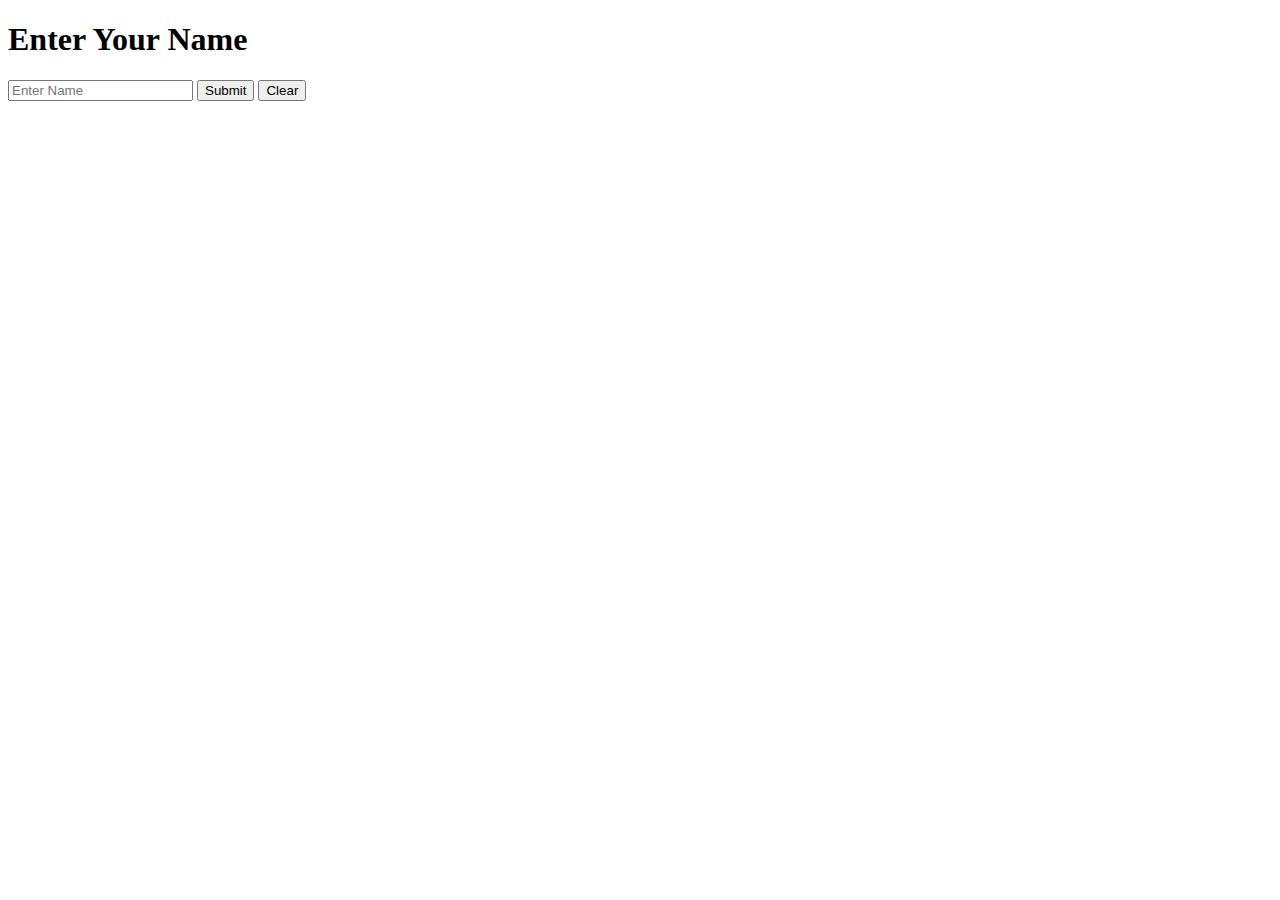
<file: Playground/index.html>
<!DOCTYPE html>
<html lang="en">

<head>
    <meta charset="UTF-8">
    <meta name="viewport" content="width=device-width, initial-scale=1.0">
    <title>Document</title>
</head>
<body>
    
    <h1>Enter Your Name</h1>
    <input type="text" placeholder="Enter Name" id="hi"/>
    <button id="submitBtn">Submit</button>
    <button id="clearBtn">Clear</button>

    <ul id="name">
    </ul>

    <script>

        const submitBtn = document.getElementById('submitBtn');
        const clearBtn = document.getElementById('clearBtn')
        const input = document.getElementById('hi');
        const ul = document.getElementById('name');

        submitBtn.addEventListener('click', () => {
            const names = input.value.split('/n')

            ul.insertAdjacentHTML('beforeend', `<li>${names}</li>`);

        input.value = '';
        });

        clearBtn.addEventListener('click',()=>{
            ul.innerHTML = '';
        })

   
    </script>
    
</body>
</html>
</file>
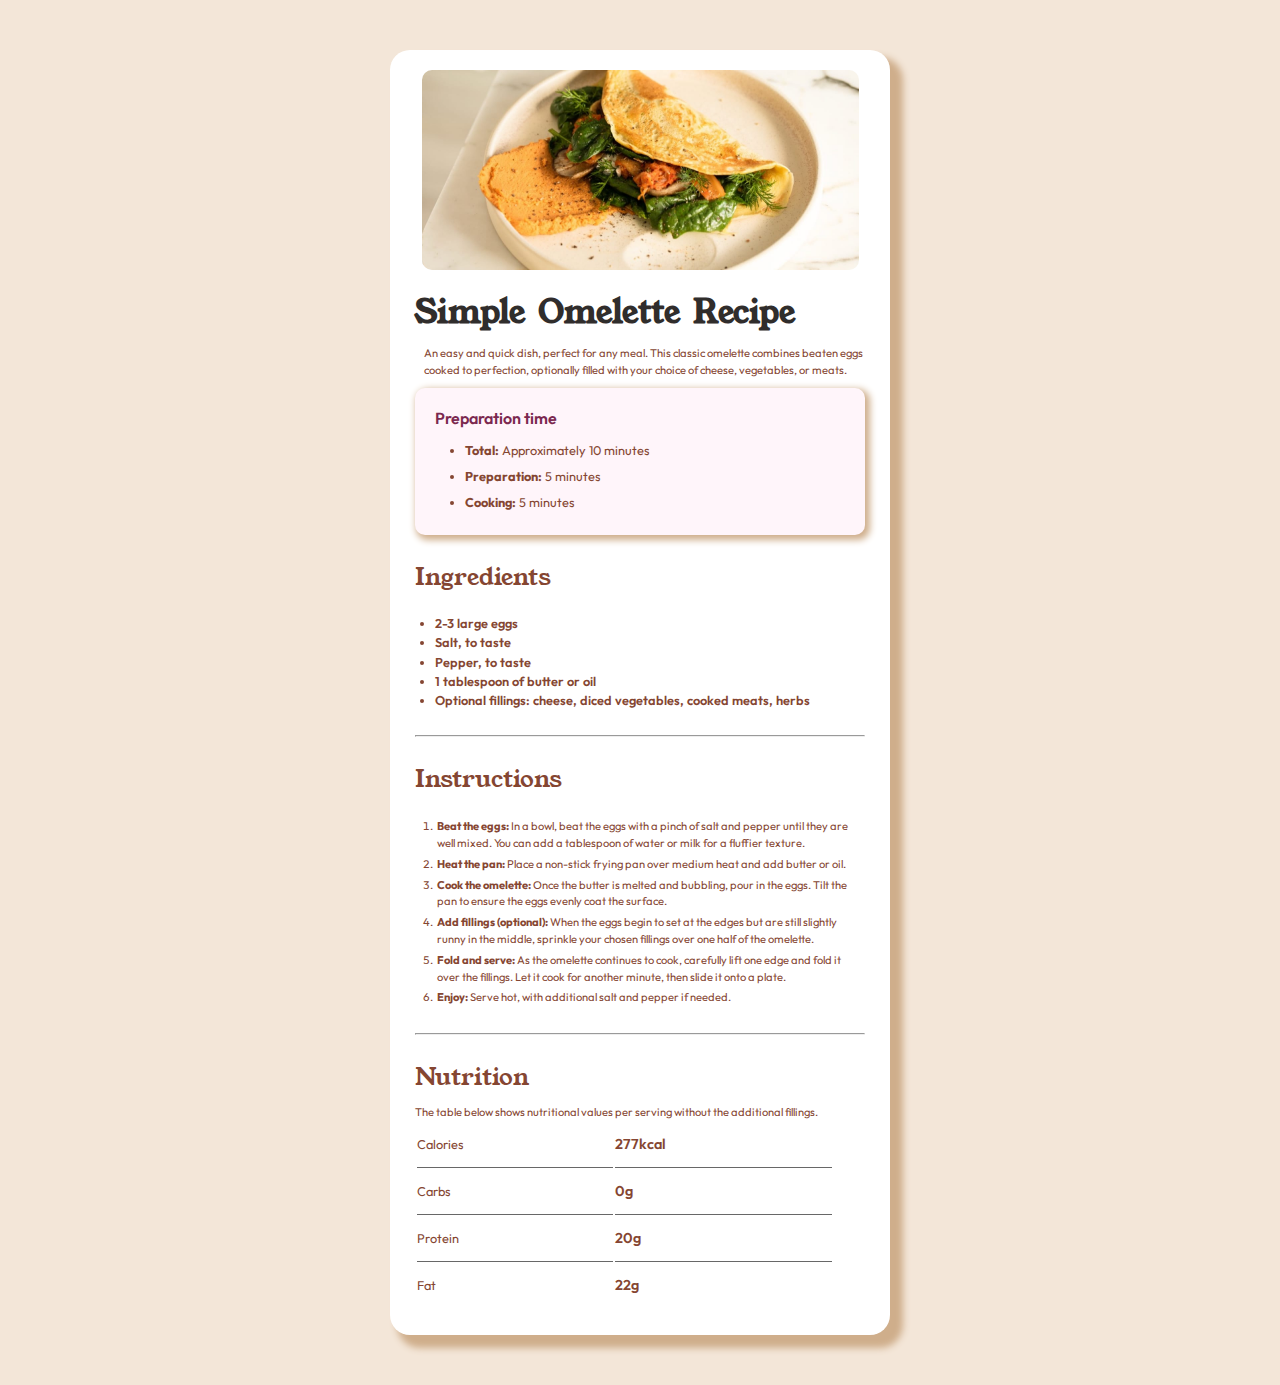
<file: Web Dev/recipe-page-main/recipe-page-main/index.html>
<!DOCTYPE html>
<html lang="en">
<head>
  <meta charset="UTF-8">
  <meta name="viewport" content="width=device-width, initial-scale=1.0"> <!-- displays site properly based on user's device -->
  <link rel="preconnect" href="https://fonts.googleapis.com">
  <link rel="preconnect" href="https://fonts.gstatic.com" crossorigin>
  <link href="https://fonts.googleapis.com/css2?family=Outfit:wght@100..900&family=Young+Serif&display=swap" rel="stylesheet">
  <link rel="icon" type="image/png" sizes="32x32" href="./assets/images/favicon-32x32.png">
  <link rel="stylesheet" href="index.css">
  <title>Frontend Mentor | Recipe page</title>
</head>
<body>
<main>
  <!-- IMAGEM, RECEITA E PREVIEW -->
  
  <div class="card">
  <section class="header">
    <div class="image-header">
      <img src="image-omelette.jpeg" alt="">
    </div>
    <div class="text-header"> 
    <h1>Simple Omelette Recipe</h1>
    <p> An easy and quick dish, perfect for any meal. This classic omelette combines beaten eggs cooked 
      to perfection, optionally filled with your choice of cheese, vegetables, or meats.
    </p>
  </div>
  </section>
  <section class="time">
    <div class="container-time">
      <h3>Preparation time</h3>
        <ul>
         <li><strong>Total:</strong> Approximately 10 minutes</li>
          <li><strong>Preparation:</strong> 5 minutes</li>
         <li><strong>Cooking:</strong> 5 minutes</li>
        </ul>
    </div>
  </section>
  <section class="container-ingredients">

      <h2>Ingredients</h2>
      <ul>
        <li>2-3 large eggs</li>
        <li>Salt, to taste</li>
        <li>Pepper, to taste</li>
        <li>1 tablespoon of butter or oil</li>
        <li>      Optional fillings: cheese, diced vegetables, cooked meats, herbs</li></ul>
      
  </section>
  <hr class="quebra">

  <section class="container-instructions">
    
    <h2>Instructions</h2>

    <ol>
      <li>
        <strong>Beat the eggs:</strong> In a bowl, beat the eggs with a pinch of salt and pepper until they are well mixed. 
        You can add a tablespoon of water or milk for a fluffier texture.
      </li>
      <li>
        <strong>Heat the pan:</strong> Place a non-stick frying pan over medium heat and add butter or oil.
      </li>
      <li>
        <strong>Cook the omelette:</strong> Once the butter is melted and bubbling, pour in the eggs. Tilt the pan to ensure 
        the eggs evenly coat the surface.
      </li>
      <li>
        <strong>Add fillings (optional):</strong> When the eggs begin to set at the edges but are still slightly runny in the 
        middle, sprinkle your chosen fillings over one half of the omelette.
      </li>
      <li>
        <strong>Fold and serve:</strong> As the omelette continues to cook, carefully lift one edge and fold it over the 
        fillings. Let it cook for another minute, then slide it onto a plate.
      </li>
      <li>
        <strong>Enjoy:</strong> Serve hot, with additional salt and pepper if needed. 
      </li>
    </ol>
  </section>
  <hr>
  <section class="container-nutrition">
    <h2>Nutrition</h2>

    <p> The table below shows nutritional values per serving without the additional fillings.</p>
    <div>
      <table class="table">
        <table>
          <tr>
            <td>Calories</td>
            <td class="tabela">277kcal</td>
          </tr>
          <tr>
            <td>Carbs</td>
            <td class="tabela">0g</td>
          </tr>
          <tr>
            <td>Protein</td>
            <td class="tabela">20g</td>
          </tr>
          <tr>
            <td>Fat</td>
            <td class="tabela">22g</td>
          </tr>
        </table>

      </table>
  </div>
  </section>
</div>
</main>
  
</body>
</html>
</file>
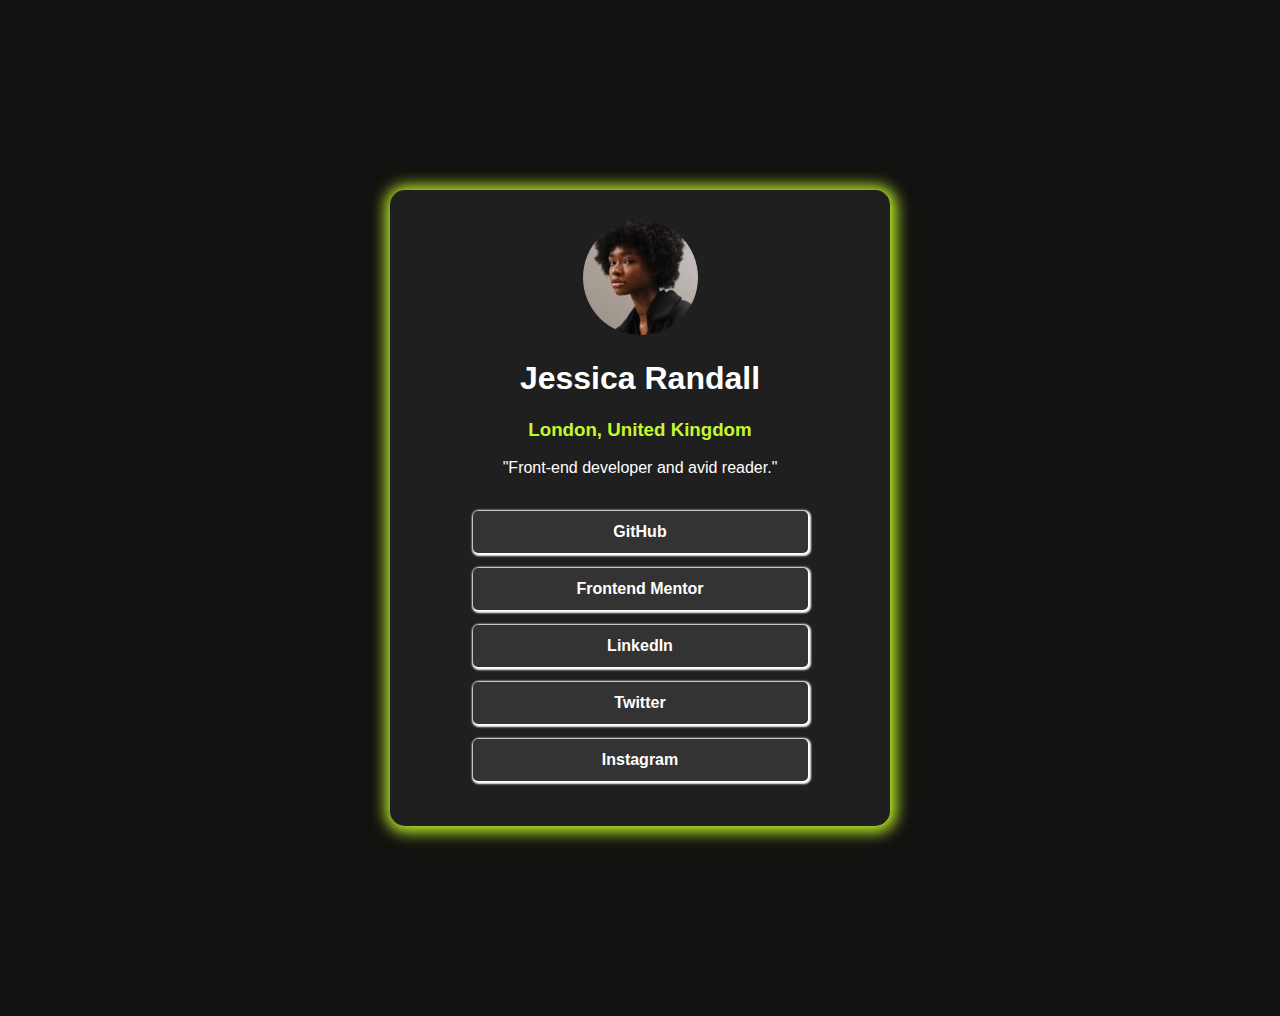
<file: Web Dev/social-links-profile-main/social-links-profile-main/index.html>
<!DOCTYPE html>
<html lang="en">
<head>
  <meta charset="UTF-8">
  <meta name="viewport" content="width=device-width, initial-scale=1.0"> <!-- displays site properly based on user's device -->

  <link rel="icon" type="image/png" sizes="32x32" href="favicon-32x32.png">
  <link rel="stylesheet" href="index.css">
  <title>Frontend Mentor | Social links profile</title>

  <!-- Feel free to remove these styles or customise in your own stylesheet 👍 -->
  <style>
    .attribution { font-size: 11px; text-align: center; }
    .attribution a { color: hsl(228, 45%, 44%); }
  </style>
</head>
<body>
<main>
  <div class="first">

<section class="header">

  <img class="image" src="avatar-jessica.jpeg" alt=""/>

  <h1> Jessica Randall </h1>
  <h3>London, United Kingdom </h3>
  <p> "Front-end developer and avid reader." </p>
</section><br>


  
  <div class="a">GitHub</div>
  <div class="a">Frontend Mentor</div>
  <div class="a">LinkedIn</div>
  <div class="a">Twitter</div>
  <div class="a">Instagram</div>



</div>
</main>   

</body>
</html>
</file>
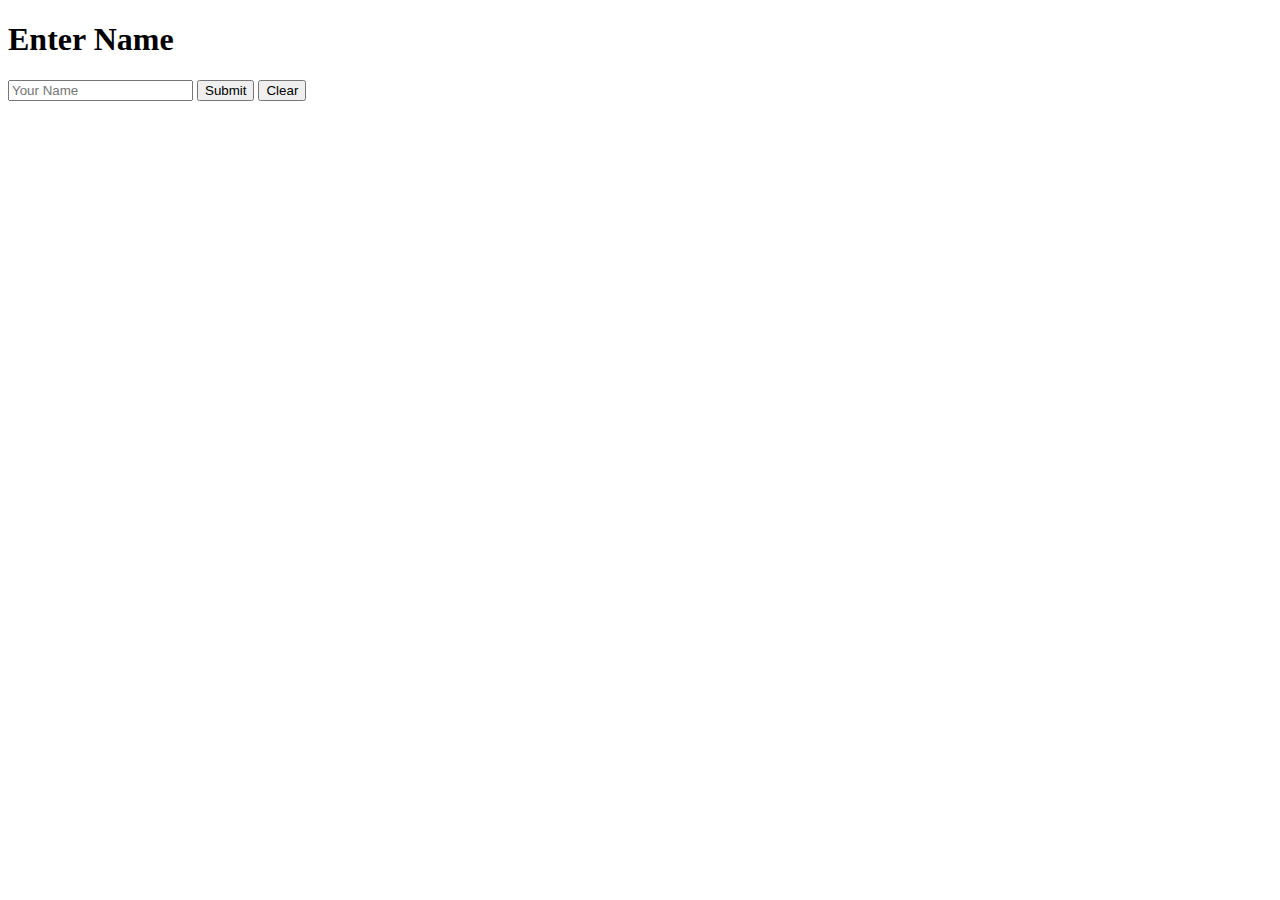
<file: Playground/index1.html>
<!DOCTYPE html>
<html lang="en">
<head>
    <meta charset="UTF-8">
    <meta name="viewport" content="width=device-width, initial-scale=1.0">
    <title>Welcome</title>
</head>
<body>
    
    <h1>Enter Name</h1>
    <input type="text" placeholder="Your Name"/>
    <button id="submitBtn">Submit</button>
    <button id="clearBtn">Clear</button>

    <ul id="nameList">

    </ul>

    <script>
        const inputEl = document.querySelector('input');
        const listEl = document.getElementById('nameList');
        


        document.getElementById('submitBtn').addEventListener('click', () => {
            const inputValue = inputEl.value;
            listEl.insertAdjacentHTML('beforeend', `<li>${inputValue}</li>`);
            inputEl.value = ''; 

            saveListToLocalStorage();
        });

        document.getElementById('clearBtn').addEventListener('click', () => {
            listEl.innerHTML = ''; 

            saveListToLocalStorage();
        });

        // Function to save the current list items to local storage
        function saveListToLocalStorage() {
            const listItems = Array.from(listEl.children).map(li => li.outerHTML);
            localStorage.setItem('nameListItems',JSON.stringify(listItems));
        }

        // Load the saved list items from local storage
        const savedItems = JSON.parse(localStorage.getItem('nameListItems')) || [];
        listEl.innerHTML = savedItems.join('');

    </script>

</body>
</html>
</file>
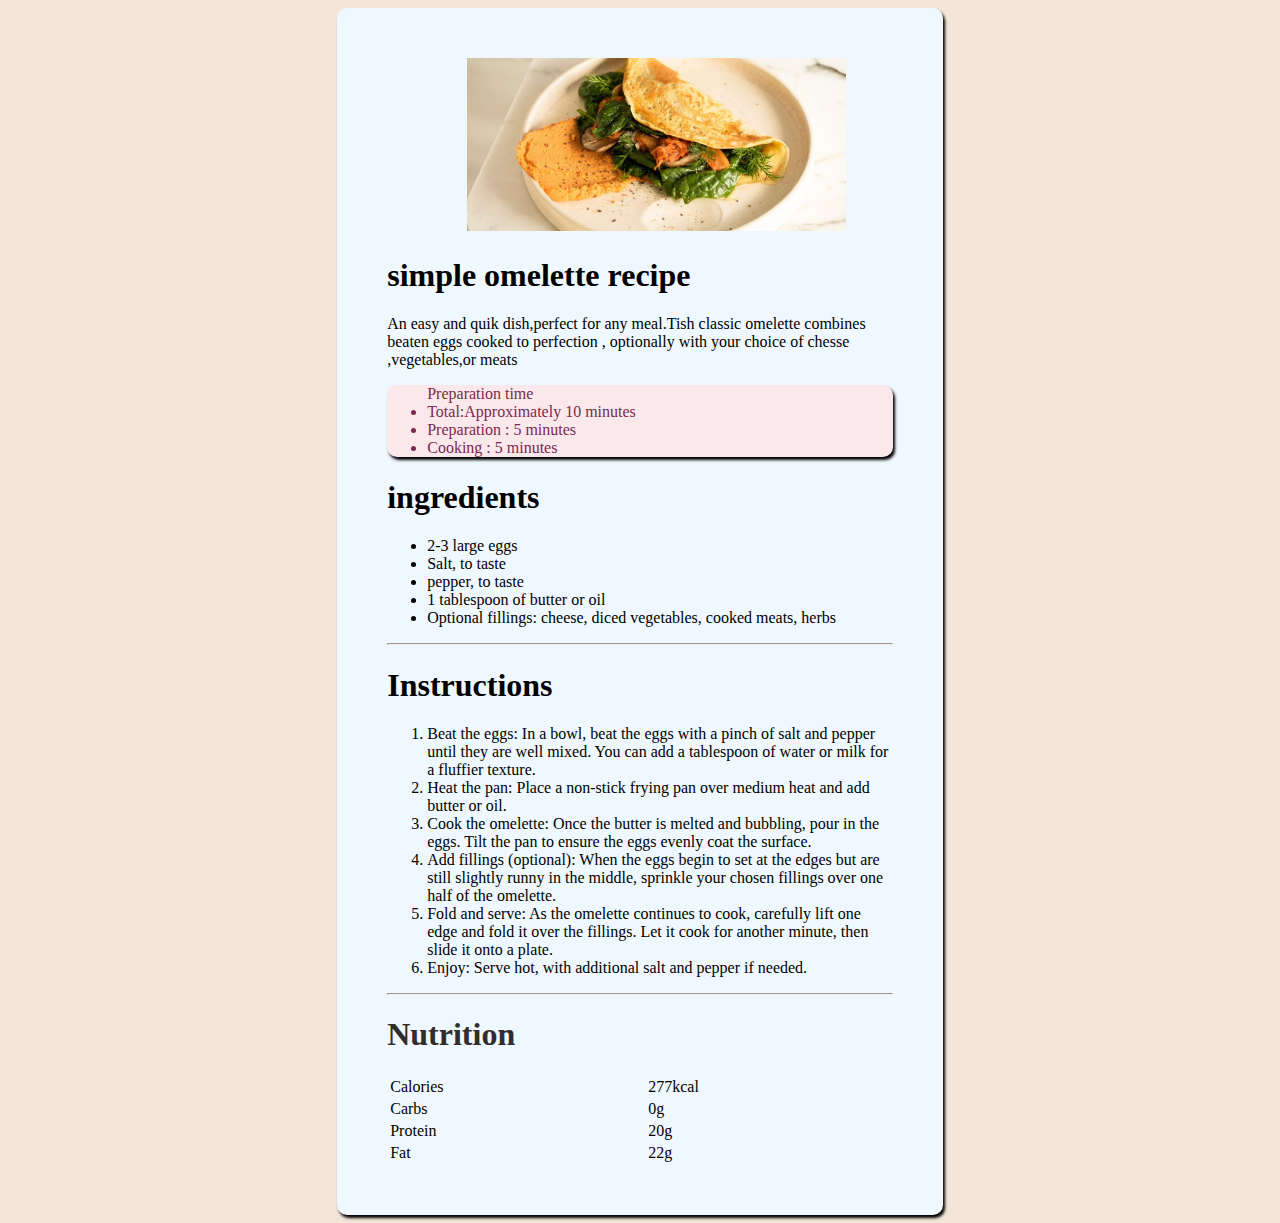
<file: Web Dev/recipe-page-main/recipe-page-main/index1.html>
<!DOCTYPE html>
<html lang="en">
<head>
    <meta charset="UTF-8">
    <meta name="viewport" content="width=device-width, initial-scale=1.0">
    <title>Document</title>
</head>

<body style="background-color:hsl(30, 54%, 90%)">
    
    <div style= "display: block;margin-left: auto; margin-right: auto; width: 40%; height: 50%; background-color: aliceblue; padding: 50px; border-radius: 10px ;box-shadow: 2px 3px 3px ;">
    
        <img  style="height: 75%; width: 75%; padding-left: 80px;" src="image-omelette.jpeg" />     
    
        <h1>     simple omelette recipe</h1>
    
        <p>An easy and quik dish,perfect for any meal.Tish classic omelette combines beaten eggs cooked to perfection , optionally with your choice of chesse ,vegetables,or meats </p>

        <div style="background-color: rgb(251, 232, 235);  border-radius: 10px;box-shadow: 2px 3px 3px ">
            <ul
                 style="text-align: left; color:  hsl(332, 51%, 32%); ">Preparation time
    
                 <li>Total:Approximately 10 minutes</li>
    
                 <li>Preparation : 5 minutes</li>
    
                 <li>Cooking : 5 minutes</li>
    
                </ul>
    
            </div>
    
            <h1>ingredients</h1>
    
            <ul>
    
                <li> 2-3 large eggs </li>
    
                <li> Salt, to taste</li>
    
                <li>pepper, to taste</li>
    
                <li>  1 tablespoon of butter or oil</li>
    
                <li>Optional fillings: cheese, diced vegetables, cooked meats, herbs</li>
    
            </ul>
    
            <hr>

        <div>
    
            <h1>Instructions</h1>
    
            <ol>
    
                <li>Beat the eggs: In a bowl, beat the eggs with a pinch of salt and pepper until they are well mixed. 
                    You can add a tablespoon of water or milk for a fluffier texture.
                </li>

                <li> Heat the pan: Place a non-stick frying pan over medium heat and add butter or oil.
                </li>

                <li> Cook the omelette: Once the butter is melted and bubbling, pour in the eggs. Tilt the pan to ensure 
                    the eggs evenly coat the surface.
                  </li>

                  <li>
                    Add fillings (optional): When the eggs begin to set at the edges but are still slightly runny in the 
                 middle, sprinkle your chosen fillings over one half of the omelette.
                  </li>
        
                  <li>Fold and serve: As the omelette continues to cook, carefully lift one edge and fold it over the 
                    fillings. Let it cook for another minute, then slide it onto a plate.
                  </li>
        
                  <li>Enjoy: Serve hot, with additional salt and pepper if needed.
                </li>
        
            </ol>
        
            <hr>
        
        </div>
        
        <div>
        
            <h1 style="color:hsl(24, 5%, 18%) ;">Nutrition</h1>
        
            <p></p>
        
            <table style="width: 100%;">
                    <tr style="border-bottom: 1px solid forestgreen;"> 
                    
                        <td>Calories</td>
                        <td>277kcal</td>

                    </tr>
                    
                    <tr style="border-bottom: 1px solid forestgreen;"> 
                    
                        <td>Carbs</td>
                        <td>0g</td>

                    </tr>

                    <tr style="border-bottom: 1px solid forestgreen;"> 
                    
                        <td>Protein</td>
                        <td>20g</td>

                    </tr>

                    <tr style="border-bottom: 1px solid forestgreen;"> 
                    
                        <td>Fat</td>
                        <td>22g</td>

                    </tr>
                  
            </table>
        </div>
    </div>
</body>
</html>
</file>
<file: Web Dev/recipe-page-main/recipe-page-main/index.css>
/* MAIN */

* {
    margin: 0;
    padding: 0;
    box-sizing: border-box;
    
}

body {

    background-color: #f3e6d8;
    min-height: 100vh;
    padding: 50px;
    display: flex;
    justify-content: center;
    align-items: center;
    font-size: 16px;
    
}

main {
    height: auto;
    width: 500px;
    background-color: white;
    border-radius: 20px;
    box-shadow: 10px 10px 7px 3px rgba(207,174,139,1);


}

.image-header {
    display: flex;
    align-items: center;
    justify-content: center;
    padding: 20px;
}

.image-header img {
    width: 95%;
    border-radius: 10px
    /* box-shadow: 3px 3px 7px 2px rgba(207,174,139,1); */
}
 
/* TEXTO HEADER */

.text-header {
text-align: left;
margin-left: 24px;
}

h1 {
    font-weight: 800;
    word-spacing: 5px;
    font-family:  "Young Serif";
    color: hsl(24, 5%, 18%);
}

.text-header p {
    color: hsl(14, 45%, 36%);
    padding: 10px;
    text-align: left;
    line-height: 1.5em;
    font-size: 0.7em;
    font-family: 'Outfit', sans-serif;
}

.time {
    display: flex;
    justify-content: left;
    align-items: center;
    margin: 0 auto;
    padding: 20px;
    width: 90%;
    background-color: hsl(330, 100%, 98%);
    border-radius: 10px;
    box-shadow: 3px 3px 7px 2px rgba(207,174,139,1);

}


.container-time h3 {
    color: hsl(332, 51%, 32%);
    font-size: 1em;
    font-family: 'Outfit', sans-serif;
    font-weight: 600;
    padding-bottom: 10px;
}

.container-time ul {
    font-family: 'Outfit', sans-serif;
    font-size: 0.8em;
    line-height: 2em;
    color: hsl(14, 45%, 36%);
    padding-left: 30px;
}

    
.container-ingredients {
    display: block;
    padding: 25px;
}

.container-ingredients h2 {
    font-family: 'Young Serif', sans-serif;
    font-weight: 400;
    color: hsl(14, 45%, 36%);
    padding-bottom: 20px;
}

.container-ingredients ul {
    font-family: 'Outfit', sans-serif;
    font-size: 0.8em;
    font-weight: 600;
    line-height: 1.5em;
    color: hsl(14, 45%, 36%);
    margin-left: 20px;

}

hr {
    background-color: hsla(32, 10%, 34%, 0.123);
    margin: 0 auto;
    width: 90%;
}

.container-instructions {
    display: block;
    padding: 25px;
}


.container-instructions h2 {
    font-family: 'Young Serif', sans-serif;
    font-weight: 400;
    color: hsl(14, 45%, 36%);
    padding-bottom: 20px;
}

.container-instructions ol {
    font-family: 'Outfit', sans-serif;
    font-size: 0.7em;
    font-weight: 400;
    line-height: 1.5em;
    color: hsl(14, 45%, 36%);
    margin-left: 20px;
}

.container-instructions li {
    padding: 2px;
}

.container-nutrition {
    display: block;
    padding: 25px;
}

.container-nutrition h2 {
    font-family: 'Young Serif', sans-serif;
    font-weight: 400;
    color: hsl(14, 45%, 36%);
    padding-bottom: 10px;
}

.container-nutrition p {
    color: hsl(14, 45%, 36%);
    line-height: 1.5em;
    font-size: 0.7em;
    font-family: 'Outfit', sans-serif;
}


table{
    width: 93%;
    color: hsl(14, 45%, 36%);
    line-height: 1.5em;
    font-size: 1em;
    
}
td {
    color: hsl(14, 45%, 36%);
    line-height: 1.5em;
    font-size: 0.8em;
    font-weight: 400;
    font-family: 'Outfit', sans-serif;
    padding: 0.7rem 0 0.7rem 0;
    border-bottom: 1px solid rgb(103, 103, 103);
    
}
tr:last-child td{
    border: none;
}

.tabela {

    color: hsl(14, 45%, 36%);
    line-height: 1.5em;
    font-size: 0.9em;
    font-weight: 600;
    font-family: 'Outfit', sans-serif;
}
@import url('https://fonts.googleapis.com/css2?family=Outfit:wght@100..900&family=Young+Serif&display=swap')
</file>
<file: Web Dev/social-links-profile-main/social-links-profile-main/index.css>
body {

    background-color: #121110;
    min-height: 100vh;
    padding: 50px;
    display: flex;
    justify-content: center;
    align-items: center;
    font-size: 16px;
}

main {
    border-radius: 15px;
    height: auto;
    width: 500px;
    background-color: hsl(0, 0%, 12%);
    padding-bottom: 30px;
    padding-top: 30px;
    box-shadow: 1px 1px 15px 5px hsl(75, 94%, 57%);
}

.first{
   text-align: center;
   border-radius: 50%; 
   font-family: 'Outfit', sans-serif;

}

.image{
    border-radius: 50%;
    width: 23%;
    height: 23%;
}

h1{
    color: hsl(0, 0%, 100%);
    font-family: 'Outfit', sans-serif;
}

h3{
    color: hsl(75, 94%, 57%);
}

p{
    color:  hsl(0, 0%, 100%)
}

.states {
    color: rgb(255, 255, 255);
    /* border: 1px solid; */
}

.a{
    display: inline-block;
    color: white;
    width: 55%;
    border-radius: 5px;
    background: hsl(0, 0%, 20%);
    box-shadow: 0 0 5px -1px rgba(0,0,0,0.2);
    cursor: pointer;
    padding: 30px;
    text-align: center;
    padding-top: 12px;
    padding-bottom: 12px;
    margin-bottom: 15px;
    font-weight: bold;
    box-shadow: 1px 1px 2px 2px white;
}


.a:hover{
    background-color: hsl(75, 94%, 57%);
    color: black;
}
</file>
